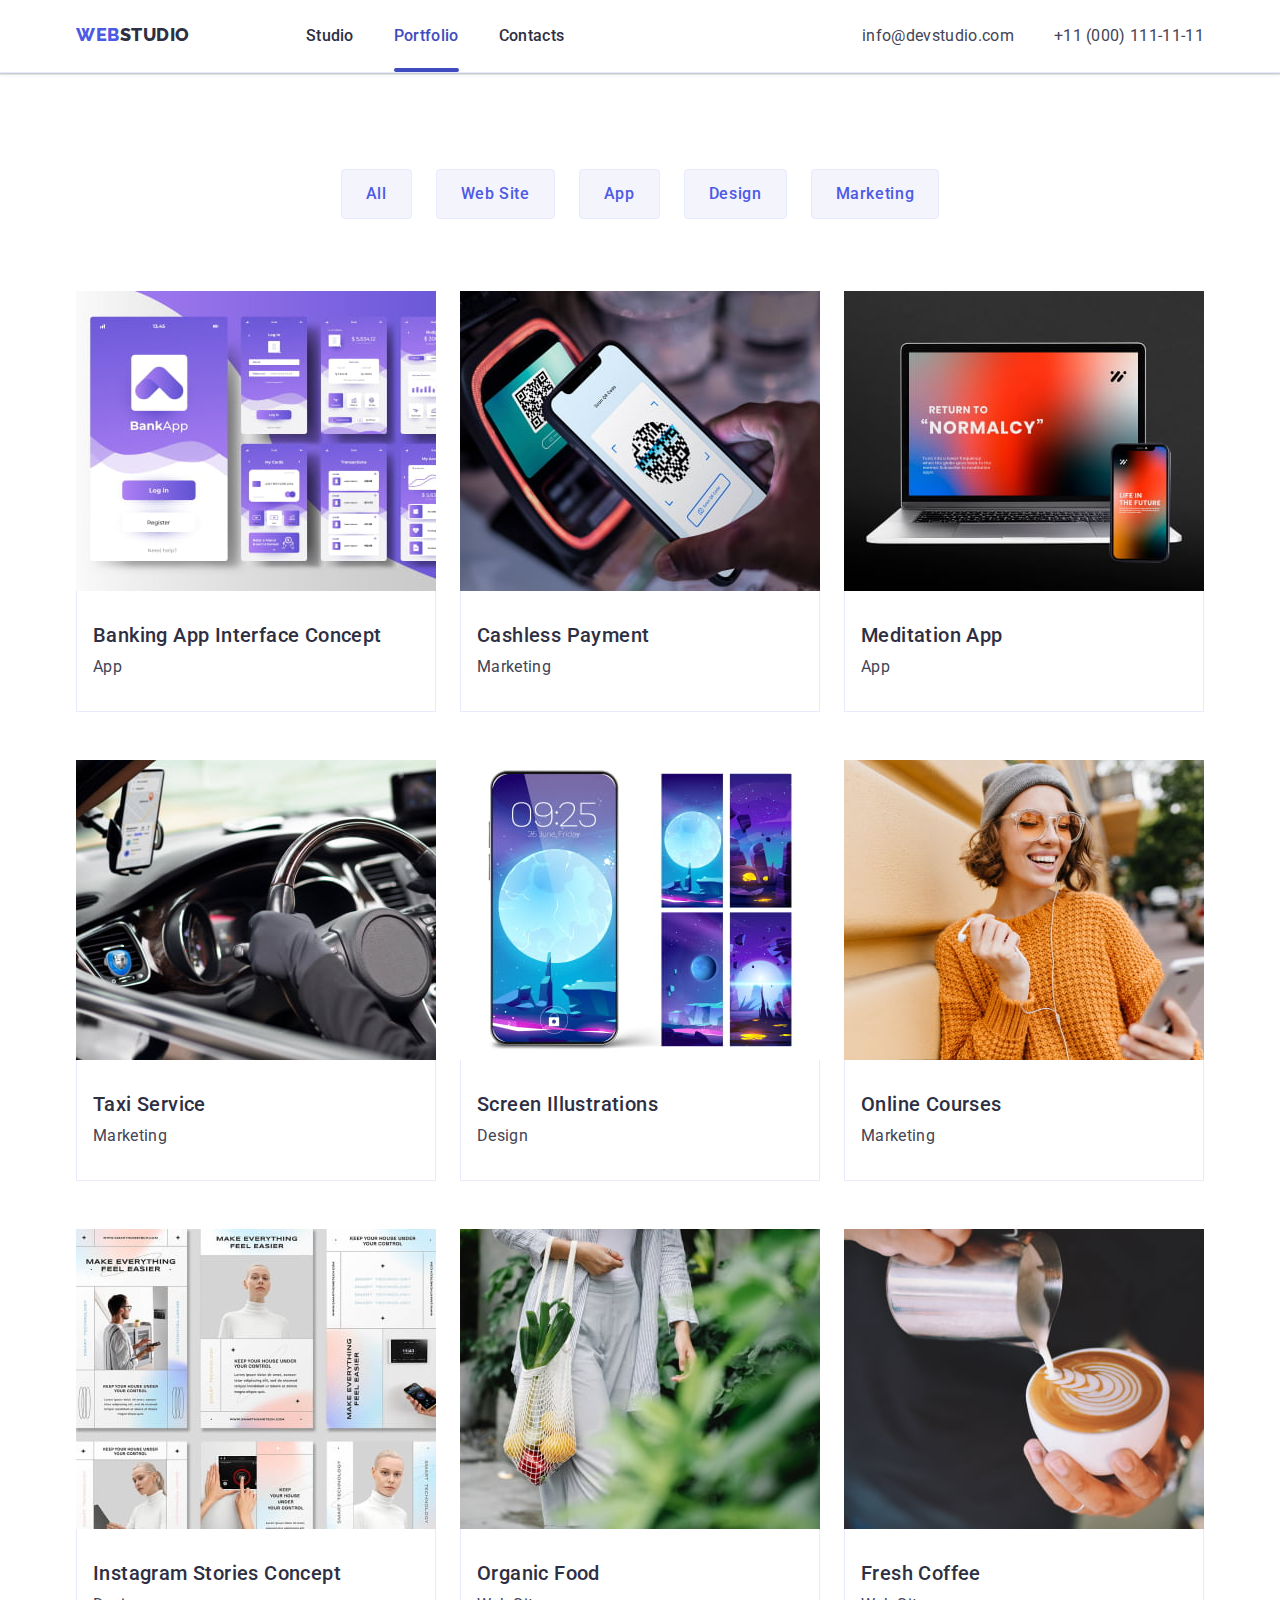
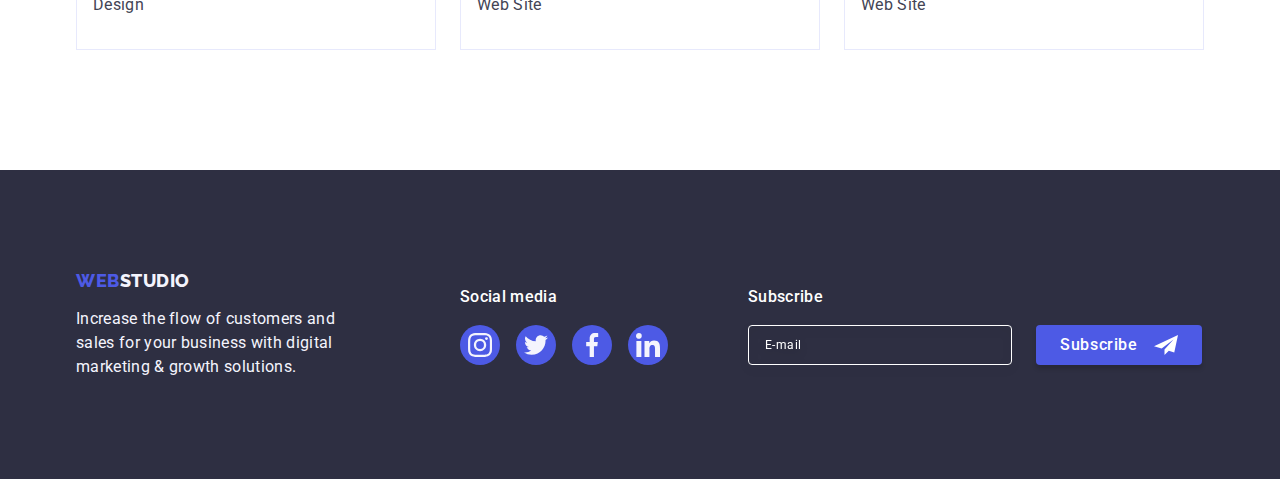
<file: portfolio.html>
<!DOCTYPE html>
<html lang="en">
  <head>
    <meta charset="UTF-8" />
    <meta http-equiv="X-UA-Compatible" content="IE=edge" />
    <meta name="viewport" content="width=device-width, initial-scale=1.0" />
    <title>Portfolio</title>
    <link rel="preconnect" href="https://fonts.googleapis.com" />
    <link rel="preconnect" href="https://fonts.gstatic.com" crossorigin />
    <link
      href="https://fonts.googleapis.com/css2?family=Raleway:wght@800&family=Roboto:wght@400;500;700;900&display=swap"
      rel="stylesheet" />
    <link
      rel="stylesheet"
      href="https://cdnjs.cloudflare.com/ajax/libs/modern-normalize/1.1.0/modern-normalize.min.css" />
    <link rel="stylesheet" href="./css/styles.css" />
  </head>

  <body>
    <!--Header-->
    <header class="header">
      <div class="container">
        <nav class="site-nav">
          <a class="link logo" href="./index.html">Web<span class="logo-dark">Studio</span></a>
          <ul class="site-nav list">
            <li class="item"><a href="./index.html" class="link">Studio</a></li>
            <li class="item">
              <a href="./portfolio.html" class="link current">Portfolio</a>
            </li>
            <li class="item"><a href="" class="link">Contacts</a></li>
          </ul>
        </nav>
        <address class="contact-nav">
          <ul class="contact-nav list">
            <li class="item">
              <a href="mailto:info@devstudio.com" class="link">info@devstudio.com</a>
            </li>
            <li class="item">
              <a href="tel:+110001111111" class="link">+11 (000) 111-11-11</a>
            </li>
          </ul>
        </address>
      </div>
    </header>

    <!--MAIN-->
    <main>
      <section class="section portfolio">
        <div class="container">
          <h1 class="visually-hidden">Our Work</h1>
          <!--Filters-->
          <ul class="list portfolio-filter">
            <li class="item">
              <button type="button" class="button">All</button>
            </li>
            <li class="item">
              <button type="button" class="button">Web Site</button>
            </li>
            <li class="item">
              <button type="button" class="button">App</button>
            </li>
            <li class="item">
              <button type="button" class="button">Design</button>
            </li>
            <li class="item">
              <button type="button" class="button">Marketing</button>
            </li>
          </ul>
          <!--Gallery-->
          <ul class="list portfolio-list card-set">
            <li class="card-set-item">
              <a href="" class="link">
                <div class="card-image-wrapper">
                  <img
                    src="./images/portfolio1.jpg"
                    width="360"
                    height="300"
                    alt="Screenshots of a banking application interface" />
                  <div class="overlay"></div>
                </div>
                <div class="card-content">
                  <h2 class="item-title">Banking App Interface Concept</h2>
                  <p class="paragraph-text">App</p>
                </div>
              </a>
            </li>
            <li class="card-set-item">
              <a href="" class="link">
                <div class="card-image-wrapper">
                  <img
                    src="./images/portfolio2.jpg"
                    width="360"
                    height="300"
                    alt="Scanning a QR code with a mobile phone" />
                  <div class="overlay"></div>
                </div>
                <div class="card-content">
                  <h2 class="item-title">Cashless Payment</h2>
                  <p class="paragraph-text">Marketing</p>
                </div>
              </a>
            </li>
            <li class="card-set-item">
              <a href="" class="link">
                <div class="card-image-wrapper">
                  <img
                    src="./images/portfolio3.jpg"
                    width="360"
                    height="300"
                    alt="Computer and phone screens with a meditation application intro" />
                  <div class="overlay"></div>
                </div>
                <div class="card-content">
                  <h2 class="item-title">Meditation App</h2>
                  <p class="paragraph-text">App</p>
                </div>
              </a>
            </li>
            <li class="card-set-item">
              <a href="" class="link">
                <div class="card-image-wrapper">
                  <img
                    src="./images/portfolio4.jpg"
                    width="360"
                    height="300"
                    alt="A phone screen showing the driver the way" />
                  <div class="overlay"></div>
                </div>
                <div class="card-content">
                  <h2 class="item-title">Taxi Service</h2>
                  <p class="paragraph-text">Marketing</p>
                </div>
              </a>
            </li>
            <li class="card-set-item">
              <a href="" class="link">
                <div class="card-image-wrapper">
                  <img src="./images/portfolio5.jpg" width="360" height="300" alt="Phone screens with space designs" />
                  <div class="overlay"></div>
                </div>
                <div class="card-content">
                  <h2 class="item-title">Screen Illustrations</h2>
                  <p class="paragraph-text">Design</p>
                </div>
              </a>
            </li>
            <li class="card-set-item">
              <a href="" class="link">
                <div class="card-image-wrapper">
                  <img
                    src="./images/portfolio6.jpg"
                    width="360"
                    height="300"
                    alt="A young woman wearing headphones and smiling happily while looking at her phone screen" />
                  <div class="overlay"></div>
                </div>
                <div class="card-content">
                  <h2 class="item-title">Online Courses</h2>
                  <p class="paragraph-text">Marketing</p>
                </div></a
              >
            </li>
            <li class="card-set-item">
              <a href="" class="link">
                <div class="card-image-wrapper">
                  <img
                    src="./images/portfolio7.jpg"
                    width="360"
                    height="300"
                    alt="A set of designs in a phone screen format" />
                  <div class="overlay"></div>
                </div>
                <div class="card-content">
                  <h2 class="item-title">Instagram Stories Concept</h2>
                  <p class="paragraph-text">Design</p>
                </div></a
              >
            </li>
            <li class="card-set-item">
              <a href="" class="link">
                <div class="card-image-wrapper">
                  <img
                    src="./images/portfolio8.jpg"
                    width="360"
                    height="300"
                    alt="A net bag with fresh vegetables carried by a woman" />
                  <div class="overlay"></div>
                </div>
                <div class="card-content">
                  <h2 class="item-title">Organic Food</h2>
                  <p class="paragraph-text">Web Site</p>
                </div>
              </a>
            </li>
            <li class="card-set-item">
              <a href="" class="link">
                <div class="card-image-wrapper">
                  <img
                    src="./images/portfolio9.jpg"
                    width="360"
                    height="300"
                    alt="Whipped cream being poured into a coffee cup to decorate the drink" />
                  <div class="overlay"></div>
                </div>
                <div class="card-content">
                  <h2 class="item-title">Fresh Coffee</h2>
                  <p class="paragraph-text">Web Site</p>
                </div></a
              >
            </li>
          </ul>
        </div>
      </section>
    </main>

    <!--Footer-->
    <footer class="footer">
      <div class="container footer-set">
        <div class="block-one">
          <a class="link logo" href="./index.html">Web<span class="logo-light">Studio</span></a>
          <p class="footer-text">
            Increase the flow of customers and sales for your business with digital marketing & growth solutions.
          </p>
        </div>
        <div class="block-two">
          <p class="footer-text-bold">Social media</p>
          <ul class="list socials">
            <li class="socials-item">
              <a class="socials-link link" href="" target="_blank" rel="noopener noreferrer" aria-label="instagram">
                <svg class="socials-icon" width="24" height="24">
                  <use href="./images/icons.svg#icon-social-instagram"></use>
                </svg>
              </a>
            </li>
            <li class="socials-item">
              <a class="socials-link link" href="" target="_blank" rel="noopener noreferrer" aria-label="twitter">
                <svg class="socials-icon" width="24" height="24">
                  <use href="./images/icons.svg#icon-social-twitter"></use>
                </svg>
              </a>
            </li>
            <li class="socials-item">
              <a class="socials-link link" href="" target="_blank" rel="noopener noreferrer" aria-label="facebook"
                ><svg class="socials-icon" width="24" height="24">
                  <use href="./images/icons.svg#icon-social-facebook"></use>
                </svg>
              </a>
            </li>
            <li class="socials-item">
              <a class="socials-link link" href="" target="_blank" rel="noopener noreferrer" aria-label="linked in"
                ><svg class="socials-icon" width="24" height="24">
                  <use href="./images/icons.svg#icon-social-linkedin"></use>
                </svg>
              </a>
            </li>
          </ul>
        </div>
        <div class="block-three">
          <p class="footer-text-bold">Subscribe</p>
          <form class="subscribe-form" name="subscribe-form" autocomplete="on">
            <label class="subscribe-form-label">
              <input class="subscribe-form-input" type="email" name="subscribe-form-email" placeholder="E-mail" />
            </label>
            <button class="button subscribe-button" type="submit">
              Subscribe
              <svg class="footer-button-icon" width="24" height="24">
                <use href="./images/icons.svg#icon-send"></use>
              </svg>
            </button>
          </form>
        </div>
      </div>
    </footer>
  </body>
</html>
</file>
<file: css/styles.css>
/* 
    кольори текста логотипа: #4D5AE5, #2E2F42, #F4F4FD
    колір текста навігації та заголовків: #2E2F42
    колір телефона та мейла: #434455
    колір текста на банері: #FFFFFF
    колір осн. текста (в секціях, картках портфоліо): #434455
    колір текста на кнопці: #FFFFFF
    колір фону верхньої секції та футера: #2E2F42
    колір фону нашої команди: #F4F4FD
    колір рамок: #E7E9FC
    колір кнопок портфоліо: #F4F4FD
    колір акценту кнопки фільтру портфоліо: #404BBF
    колір текста в футері: #F4F4FD
    */

:root {
  --dark-text-color: #2e2f42;
  --brand-color: #4d5ae5;
  --light-text-color: #f4f4fd;
  --subtle-text-color: #8e8f99;
  --primary-text-color: #434455;
  --white-text-color: #ffffff;
  --black-text-color: #000000;
  --primary-bg-color: #ffffff;
  --light-bg-color: #f4f4fd;
  --dark-bg-color: #2e2f42;
  --border-color: #e7e9fc;
  --accent-color: #404bbf;
  --success-color: #31d0aa;
  --navyblue-modal: rgba(46, 47, 66, 0.4);
  --dairy-modal: #fcfcfc;
  --indent: 48px 24px;
}

/* Box sizing (Те саме прописано в modern-normalize)
html {
  box-sizing: border-box;
}
*,
*::before,
*::after {
  box-sizing: inherit;
}
*/

/* 
==========================================
Reset 
==========================================
*/

h1,
h2,
h3,
h4,
h5,
h6,
p {
  margin: 0;
}

ul,
ol {
  padding: 0;
  margin: 0;
}

img {
  display: block;
  max-width: 100%;
  height: auto;
}

/* 
==========================================
Styles 
==========================================
*/

.visually-hidden {
  position: absolute;
  width: 1px;
  height: 1px;
  margin: -1px;
  border: 0;
  padding: 0;

  white-space: nowrap;
  clip-path: inset(100%);
  clip: rect(0 0 0 0);
  overflow: hidden;
}

/* 
==========================================
Base styles 
==========================================
*/

.section {
  padding-top: 96px;
  padding-bottom: 96px;
}

@media only screen and (min-width: 1158px) {
  .section {
    padding-top: 120px;
    padding-bottom: 120px;
  }
}

/* Base styles for small devices */
.container {
  min-width: 320px;
  max-width: 428px;
  margin-left: auto;
  margin-right: auto;
  padding-left: 16px;
  padding-right: 16px;
  /*outline: 2px solid red;
  outline-offset: -2px;*/
}
/* Tablet screen */
@media screen and (min-width: 768px) {
  .container {
    max-width: 768px;
    padding-left: 16px;
    padding-right: 16px;
  }
}
/* Desktop screen */
@media screen and (min-width: 1158px) {
  .container {
    max-width: 1158px;
    padding-left: 15px;
    padding-right: 15px;
  }
}

body {
  background-color: var(--primary-bg-color);
  color: var(--primary-text-color);
  font-family: Roboto, sans-serif;
  font-size: 16px;
  line-height: 1.5;
  letter-spacing: 0.02em;
}

.paragraph-text {
  color: var(--primary-text-color);
  font-size: 16px;
}

.logo {
  font-family: Raleway, sans-serif;
  font-weight: 800;
  font-size: 18px;
  line-height: 1.17;
  letter-spacing: 0.03em;
  text-transform: uppercase;
  color: var(--brand-color);
}

.logo-dark {
  color: var(--dark-text-color);
}

.logo-light {
  color: var(--light-text-color);
}

.list {
  list-style: none;
}

.link {
  text-decoration: none;
}

.button {
  display: inline-block;
  border: none;
  border-radius: 4px;
  cursor: pointer;
  font-family: inherit;
  font-weight: 500;
  font-size: 16px;
  line-height: 1.5;
  letter-spacing: 0.04em;
  transition-property: background-color;
  transition-duration: 250ms;
  transition-timing-function: cubic-bezier(0.4, 0, 0.2, 1);
}

.section-title {
  margin-top: 0;
  margin-bottom: 72px;
  color: var(--dark-text-color);
  font-size: 36px;
  line-height: 1.11;
  text-align: center;
  letter-spacing: 0.02em;
  text-transform: capitalize;
}

.item-title {
  margin-top: 0;
  margin-bottom: 8px;
  color: var(--dark-text-color);
  font-weight: 500;
  font-size: 20px;
  line-height: 1.2;
  letter-spacing: 0.02em;
  text-transform: capitalize;
}

/* ========== Card set ========== */

.card-set {
  display: flex;
  flex-wrap: wrap;
  gap: var(--indent);
}

.card-set-item {
  flex-basis: calc((100% - var(--indent) * (var(--items) - 1)) / var(--items));
}

/* ========== Header ========== */

.header {
  background: var(--primary-bg-color);
  border-bottom: 1px solid var(--border-color);
  box-shadow: 0px 2px 1px rgba(46, 47, 66, 0.08), 0px 1px 1px rgba(46, 47, 66, 0.16), 0px 1px 6px rgba(46, 47, 66, 0.08);
}

.header .container {
  display: flex;
  align-items: center;
}

.header .logo {
  margin-right: 76px;
}

@media only screen and (min-width: 768px) and (max-width: 1157.8px) {
  .header .logo {
    margin-right: 120px;
  }
}

.header .link {
  padding-top: 24px;
  padding-bottom: 24px;
}

/* ========== site-nav, contact-nav ========== */

.site-nav {
  display: flex;
  margin-right: auto;
  gap: 40px;
}
@media only screen and (max-width: 767.8px) {
  .site-nav {
    display: none;
  }
}

.contact-nav {
  display: flex;
  margin-left: auto;
  gap: 40px;
  font-style: normal;
}
@media only screen and (max-width: 767.8px) {
  .contact-nav {
    display: none;
  }
}
@media only screen and (min-width: 768px) and (max-width: 1157.8px) {
  .contact-nav {
    flex-direction: column;
    gap: 12px;
    font-size: 12px;
  }
}

/*
.site-nav.list {
  gap: 40px;
}
.contact-nav.list {
  gap: 40px;
}
*/

.site-nav.list .link {
  position: relative;
  display: block;
  color: var(--dark-text-color);
  font-weight: 500;
  transition-property: color;
  transition-duration: 250ms;
  transition-timing-function: cubic-bezier(0.4, 0, 0.2, 1);
}
.contact-nav.list .link {
  display: block;
  color: var(--primary-text-color);
  transition-property: color;
  transition-duration: 250ms;
  transition-timing-function: cubic-bezier(0.4, 0, 0.2, 1);
}
@media only screen and (min-width: 768px) and (max-width: 1157.8px) {
  .contact-nav.list .link {
    padding-top: 0;
    padding-bottom: 0;
  }
}

.site-nav .link:hover,
.site-nav .link:focus,
.contact-nav .link:hover,
.contact-nav .link:focus {
  color: var(--accent-color);
}

.site-nav .link.current {
  color: var(--accent-color);
}

.site-nav .link.current::after {
  content: "";
  position: absolute;
  bottom: 0;
  left: 0;
  display: block;
  width: 100%;
  height: 4px;
  background-color: var(--accent-color);
  border-radius: 2px;
}

.menu-toggle-icon {
  stroke: var(--dark-bg-color);
}

/*
.site-nav.list .item:not(:last-child),
.contact-nav.list .item:not(:last-child) {
  margin-right: 40px;
}
.site-nav.list .link,
.contact-nav.list .link {
  padding-top: 24px;
  padding-bottom: 24px;
}
*/

/* ========== Hero ========== */

/* Hero background */

.hero {
  max-width: 1440px;
  margin-left: auto;
  margin-right: auto;
  background-color: var(--dark-bg-color);
  background-image: linear-gradient(rgba(46, 47, 66, 0.7), rgba(46, 47, 66, 0.7)), url("../images/hero-mob.jpg");
  background-repeat: no-repeat;
  background-position: center;
  background-size: cover;
  text-align: center;
  padding: 112px 0;
}

@media (min-device-pixel-ratio: 2), (min-resolution: 192dpi), (min-resolution: 2dppx) {
  .hero {
    background-image: linear-gradient(rgba(46, 47, 66, 0.7), rgba(46, 47, 66, 0.7)), url("../images/hero-mob@2x.jpg");
  }
}

@media only screen and (min-width: 429px) {
  .hero {
    background-image: linear-gradient(rgba(46, 47, 66, 0.7), rgba(46, 47, 66, 0.7)), url("../images/hero-tablet.jpg");
  }
  @media (min-device-pixel-ratio: 2), (min-resolution: 192dpi), (min-resolution: 2dppx) {
    .hero {
      background-image: linear-gradient(rgba(46, 47, 66, 0.7), rgba(46, 47, 66, 0.7)),
        url("../images/hero-tablet@2x.jpg");
    }
  }
}

@media only screen and (min-width: 769px) {
  .hero {
    background-image: linear-gradient(rgba(46, 47, 66, 0.7), rgba(46, 47, 66, 0.7)), url("../images/hero.jpg");
  }
  @media (min-device-pixel-ratio: 2), (min-resolution: 192dpi), (min-resolution: 2dppx) {
    .hero {
      background-image: linear-gradient(rgba(46, 47, 66, 0.7), rgba(46, 47, 66, 0.7)), url("../images/hero@2x.jpg");
    }
  }
}

/* Hero title. Effective Solutions for Your Business */
.hero-title {
  max-width: 320px;
  margin-top: 0;
  margin-bottom: 72px;
  margin-left: auto;
  margin-right: auto;
  font-size: 36px;
  line-height: 1.11;
  letter-spacing: 0.02em;
  color: var(--white-text-color);
}
@media only screen and (min-width: 768px) {
  .hero-title {
    max-width: 496px;
    margin-bottom: 36px;
    font-size: 56px;
    line-height: 1.07;
  }
}
@media only screen and (min-width: 1158px) {
  .hero {
    padding: 188px 0;
  }
  .hero-title {
    margin-bottom: 48px;
  }
}

/* Hero button. Order Service */
.hero .button {
  display: block;
  margin: auto;
  padding: 16px 32px;
  background-color: var(--brand-color);
  color: var(--white-text-color);
  box-shadow: 0px 4px 4px rgba(0, 0, 0, 0.15);
}
.hero .button:hover,
.hero .button:focus,
.hero .button:active {
  background-color: var(--accent-color);
  color: var(--white-text-color);
}

/* ========== Sections ========== */

/* ========== Features ========== */

.feature-list {
  --items: 1;
  --indent: 72px;
  justify-content: center;
}
.feature-list .card-set-item {
  max-width: 396px;
}
.feature-list .item-title {
  font-size: 36px;
  font-weight: 700;
  line-height: 1.11;
  letter-spacing: 0.72px;
  text-align: center;
}
.feature-illustration {
  display: none;
}
.feature-list .paragraph-text {
  font-weight: 500;
}

@media only screen and (min-width: 768px) {
  .feature-list {
    --items: 2;
    --indent: 72px 24px;
    justify-content: center;
  }
  .feature-list .card-set-item {
    max-width: 356px;
  }
  .feature-list .item-title {
    text-align: left;
  }
}

@media only screen and (min-width: 1158px) {
  .feature-list {
    --items: 4;
    --indent: 24px;
    flex-wrap: nowrap;
  }
  .feature-list .card-set-item {
    max-width: 264px;
  }
  .feature-list .item-title {
    font-size: 20px;
    font-weight: 500;
    line-height: 1.2;
    letter-spacing: 0.4px;
  }
  .feature-list .paragraph-text {
    font-weight: 400;
  }
  .feature-illustration {
    display: flex;
    justify-content: center;
    align-items: center;
    height: 112px;
    margin-bottom: 8px;
    border-radius: 4px;
    background-color: var(--light-bg-color);
  }
}

/* Repeta class
.feature-list .card-set-item::before {
  display: block;
  content: ‘’;
  height: 112px;
  background-size: contain;
  background-repeat: no-repeat;
  background-position: center;
  background-color: --light-bg-color;
}
.feature-list {
  display: flex;
  justify-content: center;
}
.feature-list .item {
  width: 264px;
}
.feature-list .item:not(:last-child) {
  margin-right: 24px;
}
*/

/* Work */

.section.work {
  padding-top: 0;
}
@media only screen and (max-width: 1157.8px) {
  .section.work {
    display: none;
  }
}
.work-list {
  --items: 3;
  --indent: 24px;
  flex-wrap: nowrap;
}

/*
.work-list {
  display: flex;
  justify-content: center;
}
.work-list .item:not(:last-child) {
  margin-right: 24px;
}
*/

/* Team */

.team {
  background-color: var(--light-bg-color);
}

@media only screen and (max-width: 767.8px) {
  .team-list {
    --items: 1;
    --indent: 72px;
    justify-content: center;
  }
}
@media only screen and (min-width: 768px) and (max-width: 1157.8px) {
  .team-list {
    --items: 2;
    --indent: 64px 24px;
    justify-content: center;
  }
}
@media only screen and (min-width: 1158px) {
  .team-list {
    --items: 4;
    --indent: 24px;
    flex-wrap: nowrap;
  }
}

.team-list .card-set-item {
  max-width: 264px;
  border-radius: 0px 0px 4px 4px;
  background-color: var(--primary-bg-color);
  box-shadow: 0px 1px 6px rgba(46, 47, 66, 0.08), 0px 1px 1px rgba(46, 47, 66, 0.16), 0px 2px 1px rgba(46, 47, 66, 0.08);
  text-align: center;
}

/*
.team-list {
  display: flex;
  justify-content: center;
}
.team-list .item:not(:last-child) {
  margin-right: 24px;
}
*/

.card-content {
  padding: 32px 0;
}

.team-list .title {
  color: var(--title-text-color);
}

.team-list .paragraph-text {
  margin-bottom: 8px;
}

.team .socials {
  display: flex;
  justify-content: center;
  align-items: center;
  gap: 24px;
}

.team .socials-link {
  display: flex;
  justify-content: center;
  align-items: center;
  width: 40px;
  height: 40px;
  background-color: var(--brand-color);
  border-radius: 50%;
  transition-property: background-color;
  transition-duration: 250ms;
  transition-timing-function: cubic-bezier(0.4, 0, 0.2, 1);
}

.team .socials-link:hover,
.team .socials-link:focus {
  background-color: var(--accent-color);
}

.socials-icon {
  fill: #f4f4fd;
}

/* Customers */

@media only screen and (max-width: 767.8px) {
  .customers-list {
    --items: 2;
    --indent: 72px 16px;
    justify-content: center;
  }
}

@media only screen and (min-width: 768px) and (max-width: 1157.8px) {
  .customers .container {
    width: 584px;
  }
  .customers-list {
    --items: 3;
    --indent: 72px 24px;
    justify-content: center;
  }
}

@media only screen and (min-width: 1158px) {
  .customers-list {
    --items: 6;
    --indent: 24px;
    flex-wrap: nowrap;
  }
}

.customers-list .card-set-item {
  box-sizing: border-box;
  height: 88px;
}

@media only screen and (max-width: 767.8px) {
  .customers-list .card-set-item {
    max-width: 190px;
  }
}
@media only screen and (min-width: 768px) {
  .customers-list .card-set-item {
    max-width: 168px;
  }
}

.customers-link {
  display: flex;
  justify-content: center;
  align-items: center;
  width: 100%;
  height: 100%;
  background-color: var(--primary-bg-color);
  border: 1px solid var(--subtle-text-color);
  border-radius: 4px;
  color: var(--subtle-text-color);
  transition-property: color, border-color;
  transition-duration: 250ms;
  transition-timing-function: cubic-bezier(0.4, 0, 0.2, 1);
}

.customers-link:hover,
.customers-link:focus {
  border-color: var(--accent-color);
  color: var(--accent-color);
}

.customers-icon {
  fill: currentColor;
  width: 100%;
  height: 100%;
}

/*.customers-list .card-set-item {
  width: 168px;
  height: 88px;
  border: 1px solid var(--subtle-text-color);
  border-radius: 4px;
  background-color: var(--primary-bg-color);
  text-align: center;
}
*/

/* ========== Portfolio ========== */

.section.portfolio {
  padding-top: 96px;
}

.portfolio-filter {
  display: flex;
  justify-content: center;
  margin-bottom: 72px;
}

.portfolio-filter .item:not(:last-child) {
  margin-right: 24px;
}

.portfolio .button {
  padding: 12px 24px;
  background-color: var(--light-bg-color);
  border: 1px solid var(--border-color);
  color: var(--brand-color);
}

.portfolio .button:hover,
.portfolio .button:focus,
.portfolio .button:active {
  background-color: var(--accent-color);
  color: var(--white-text-color);
  border: 1px solid transparent;
  box-shadow: 0px 3px 1px rgba(0, 0, 0, 0.1), 0px 2px 1px rgba(0, 0, 0, 0.08), 0px 2px 2px rgba(0, 0, 0, 0.12);
}

.portfolio-list {
  --items: 3;
}

.portfolio-list .link {
  display: block;
  transition-property: box-shadow;
  transition-duration: 250ms;
  transition-timing-function: cubic-bezier(0.4, 0, 0.2, 1);
}

.portfolio-list .link:hover,
.portfolio-list .link:focus {
  box-shadow: 0px 1px 6px rgba(46, 47, 66, 0.08), 0px 1px 1px rgba(46, 47, 66, 0.16), 0px 2px 1px rgba(46, 47, 66, 0.08);
}

.card-image-wrapper {
  position: relative;
  overflow: hidden;
}

.card-image-wrapper:hover .overlay,
.card-image-wrapper:focus .overlay {
  transform: translateY(0);
}

.overlay {
  position: absolute;
  top: 0;
  left: 0;
  width: 100%;
  height: 100%;
  background-color: var(--brand-color);
  transform: translateY(100%);
  transition-property: transform;
  transition-duration: 250ms;
  transition-timing-function: cubic-bezier(0.4, 0, 0.2, 1);
}

.portfolio-list .card-content {
  padding: 32px 16px;
  border-right: 1px solid var(--border-color);
  border-bottom: 1px solid var(--border-color);
  border-left: 1px solid var(--border-color);
}

/*
.portfolio-list {
  display: flex;
  flex-wrap: wrap;
  justify-content: center;
}
.portfolio-list .item {
  margin-right: 24px;
  margin-bottom: 48px;
}
.portfolio-list .item:nth-child(3n) {
  margin-right: 0;
}
.portfolio-list .item:nth-last-child(-n + 3) {
  margin-bottom: 0;
}
*/

.portfolio-list .title {
  color: var(--title-text-color);
}

/* ========== Footer ========== */

.footer {
  padding-top: 96px;
  padding-bottom: 96px;
  background-color: var(--dark-bg-color);
  text-align: center;
}
.footer-set {
  display: flex;
  flex-direction: column;
  gap: 72px;
  align-items: center;
}
.block-one {
  width: 268px;
}
.footer .logo {
  display: inline-block;
  margin-bottom: 16px;
}
.footer-text {
  color: var(--light-text-color);
  text-align: left;
}
.footer-text-bold {
  font-size: 16px;
  font-weight: 500;
  line-height: 1.5;
  letter-spacing: 0.02em;
  color: var(--white-text-color);
  margin-bottom: 16px;
}
/* = Footer socials = */
.footer .socials {
  display: flex;
  align-items: center;
  gap: 16px;
}
.footer .socials-link {
  display: flex;
  justify-content: center;
  align-items: center;
  width: 40px;
  height: 40px;
  background-color: var(--brand-color);
  border-radius: 50%;
  transition-property: background-color;
  transition-duration: 250ms;
  transition-timing-function: cubic-bezier(0.4, 0, 0.2, 1);
}
.footer .socials-link:hover,
.footer .socials-link:focus {
  background-color: var(--success-color);
}
/* = Footer subscribe form = */
.subscribe-form {
  display: flex;
  flex-wrap: wrap;
  align-items: center;
  justify-content: center;
  gap: 16px;
}
.subscribe-form-label {
  width: 100%;
}
.subscribe-form-input {
  width: 100%;
  height: 40px;
  padding: 8px 16px;
  flex-shrink: 0;
  border-radius: 4px;
  border: 1px solid #fff;
  filter: drop-shadow(0px 4px 4px rgba(0, 0, 0, 0.15));
  background-color: transparent;
  outline: transparent;
  color: var(--white-text-color);
  font-size: 12px;
  line-height: 1.5;
  letter-spacing: 0.48px;
  transition: border-color 250ms cubic-bezier(0.4, 0, 0.2, 1);
}
.subscribe-form-input:focus {
  border-color: var(--brand-color);
}
.subscribe-form-input::placeholder {
  color: currentColor;
}
.subscribe-form .button {
  display: flex;
  align-items: center;
  justify-content: center;
  min-width: 165px;
  padding: 8px 24px;
  background-color: var(--brand-color);
  color: var(--white-text-color);
  box-shadow: 0px 4px 4px rgba(0, 0, 0, 0.15);
}
.subscribe-form .button:hover,
.subscribe-form .button:focus,
.subscribe-form .button:active {
  background-color: var(--accent-color);
  color: var(--white-text-color);
}
.footer-button-icon {
  margin-left: 16px;
}

@media only screen and (min-width: 768px) {
  .footer {
    text-align: left;
  }
  .footer-set {
    display: flex;
    flex-direction: row;
    flex-wrap: wrap;
    gap: 72px 24px;
  }
  .block-one {
    max-width: 264px;
  }
  .subscribe-form {
    display: flex;
    flex-wrap: nowrap;
    align-items: center;
    gap: 24px;
  }
  .subscribe-form-label {
    width: 264px;
  }
}

@media only screen and (min-width: 768px) and (max-width: 1157.8px) {
  .footer .container {
    width: 584px;
  }
}

@media only screen and (min-width: 1158px) {
  .footer {
    padding-top: 100px;
    padding-bottom: 100px;
  }
  .footer-set {
    display: flex;
    flex-direction: row;
    flex-wrap: nowrap;
    /*align-items: baseline;*/
    gap: 0;
  }
  .block-one {
    margin-right: 120px;
  }
  .block-two {
    max-width: 208px;
    margin-right: 80px;
  }
}

/* ========== Modal styles ========== */

.backdrop {
  position: fixed;
  top: 0;
  left: 0;
  width: 100%;
  height: 100%;
  background-color: var(--navyblue-modal);
  transition: opacity 250ms cubic-bezier(0.4, 0, 0.2, 1), visibility 250ms cubic-bezier(0.4, 0, 0.2, 1);
  overflow: scroll;
}

.backdrop.is-hidden {
  opacity: 0;
  visibility: hidden;
  pointer-events: none;
}

.modal {
  position: absolute;
  top: 50%;
  left: 50%;
  transform: translateX(-50%) translateY(-50%);
  width: 408px;
  height: 584px;
  padding: 72px 24px 24px 24px;
  flex-shrink: 0;
  border-radius: 4px;
  background: var(--dairy-modal);
  box-shadow: 0px 2px 1px 0px rgba(0, 0, 0, 0.2), 0px 1px 3px 0px rgba(0, 0, 0, 0.12),
    0px 1px 1px 0px rgba(0, 0, 0, 0.14);
  transition: opacity 250ms cubic-bezier(0.4, 0, 0.2, 1) 250ms, transform 250ms cubic-bezier(0.4, 0, 0.2, 1) 250ms;
}
@media only screen and (max-width: 427.8px) {
  .modal {
    max-width: 95%;
  }
}
@media only screen and (max-width: 767.8px) {
  .modal {
    top: 20px;
    transform: translateX(-50%);
  }
}

.backdrop.is-hidden .modal {
  opacity: 0;
  transform: translateX(-50%) translateY(-70%);
}

.modal-button {
  position: absolute;
  top: 24px;
  right: 24px;
  min-height: 24px;
  min-width: 24px;
  display: flex;
  align-items: center;
  justify-content: center;
  flex-shrink: 0;
  margin: 0;
  padding: 0;
  fill: var(--dark-text-color);
  background-color: var(--border-color);
  border: 1px solid rgba(0, 0, 0, 0.1);
  border-radius: 50%;
  outline: none;
  cursor: pointer;
  transition: fill 250ms cubic-bezier(0.4, 0, 0.2, 1), background-color 250ms cubic-bezier(0.4, 0, 0.2, 1),
    border 250ms cubic-bezier(0.4, 0, 0.2, 1);
}

.modal-button:hover,
.modal-button:focus,
.modal-button:active {
  fill: var(--primary-bg-color);
  background-color: var(--accent-color);
  border: 1px solid var(--accent-color);
}

.modal-icon {
}

.modal-caption {
  display: block;
  margin-bottom: 16px;
  width: 360px;
  color: var(--dark-text-color);
  text-align: center;
  font-weight: 500;
  letter-spacing: 0.32px;
}
@media only screen and (max-width: 427.8px) {
  .modal-caption {
    font-size: 12px;
    font-weight: 400;
    text-align: left;
  }
}

.modal-form-field {
  position: relative;
  /*display: block;*/
  margin-bottom: 8px;
}

.modal-form-label {
  display: block;
  margin-bottom: 4px;
  color: var(--subtle-text-color);
  font-size: 12px;
  line-height: 1.17;
  letter-spacing: 0.04em;
}

.modal-form-input-container {
  position: relative;
}

.modal-form-input {
  width: 100%;
  height: 40px;
  /*padding: 11px 38px;*/
  padding-left: 38px;
  font-size: 18px;
  background-color: transparent;
  outline: transparent;
  border-radius: 4px;
  border: 1px solid var(--navyblue-modal);
  transition: border-color 250ms cubic-bezier(0.4, 0, 0.2, 1);
}

.modal-form-input:focus {
  border-color: var(--brand-color);
}

.modal-form-icon {
  position: absolute;
  left: 16px;
  top: 50%;
  transform: translateY(-50%);
  fill: var(--dark-text-color);
  transition: fill 250ms cubic-bezier(0.4, 0, 0.2, 1);
}

.modal-form-input:focus + .modal-form-icon {
  fill: var(--brand-color);
}

.modal-form-field-comment {
  margin-bottom: 16px;
}

.modal-form-comment {
  width: 100%;
  height: 120px;
  padding: 8px 16px;
  background-color: transparent;
  font-size: 12px;
  line-height: 1.17;
  letter-spacing: 0.04em;
  color: rgba(46, 47, 66, 0.4);
  resize: none;
  outline: transparent;
  border-radius: 4px;
  border: 1px solid var(--navyblue-modal);
  transition: border-color 250ms cubic-bezier(0.4, 0, 0.2, 1);
}

.modal-form-comment:focus {
  border-color: var(--brand-color);
}

.modal-form-comment::placeholder {
  color: var(--navyblue-modal);
  font-size: 12px;
  line-height: 1.17;
  letter-spacing: 0.48px;
}

.modal-form-agreement {
  display: flex;
  align-items: center;
  gap: 12px;
  margin-bottom: 24px;
}

.modal-form-custom-checkbox {
  display: inline-flex;
  align-items: center;
  justify-content: center;
  width: 16px;
  height: 16px;
  margin-right: 8px;
  border-radius: 2px;
  border: 1px solid var(--navyblue-modal);
  fill: transparent;
  transition: background-color 250ms cubic-bezier(0.4, 0, 0.2, 1), border 250ms cubic-bezier(0.4, 0, 0.2, 1),
    fill 250ms cubic-bezier(0.4, 0, 0.2, 1);
}

.modal-form-checkbox:checked + .modal-form-agreement-desc > .modal-form-custom-checkbox {
  border: none;
  background-color: var(--accent-color);
  fill: var(--light-bg-color);
}

/*
.modal-form-checkbox-icon {
  opacity: 0;
  transition: opacity 250ms cubic-bezier(0.4, 0, 0.2, 1);
}

.modal-form-checkbox:checked + .modal-form-custom-checkbox > .modal-form-checkbox-icon {
  opacity: 1;
}
*/

.modal-form-agreement-desc {
  color: var(--subtle-text-color);
  font-size: 12px;
  line-height: 1.17;
  letter-spacing: 0.04em;
  user-select: none;
}
.modal-form-agreement-link {
  color: var(--brand-color);
  text-decoration-line: underline;
}

.modal-form .button {
  display: block;
  margin: auto;
  min-width: 169px;
  padding: 16px 32px;
  background-color: var(--brand-color);
  color: var(--white-text-color);
  box-shadow: 0px 4px 4px rgba(0, 0, 0, 0.15);
}
.modal-form .button:hover,
.modal-form .button:focus,
.modal-form .button:active {
  background-color: var(--accent-color);
  color: var(--white-text-color);
}

/* ========== Mobile menu styles ========== */

.menu-toggle {
  min-height: 22px;
  min-width: 32px;
  display: flex;
  align-items: center;
  justify-content: center;

  margin: 0 0 0 auto;
  padding: 0;
  background-color: transparent;
  cursor: pointer;
  border: none;
  outline: none;
}

@media (min-width: 768px) {
  .menu-toggle {
    display: none;
  }
}

.menu-toggle:hover,
.menu-toggle:focus {
  background-color: rgba(0, 0, 0, 0.1);
}

.menu-container {
  display: flex;
  flex-direction: column;
  position: fixed;
  top: 0;
  left: 0;
  width: 100vw;
  height: 100vh;
  padding-top: 80px;
  padding-right: auto;
  padding-bottom: 40px;
  padding-left: 40px;
  background-color: var(--primary-bg-color);
  z-index: 999;
  transform: translateX(100%);
  transition: transform 250ms ease-in-out;
  overflow: scroll;
}

.menu-container.is-open {
  transform: translateX(0);
}

.menu-container .menu-toggle {
  position: absolute;
  top: 24px;
  right: 24px;
  color: var(--dark-text-color);
  min-height: 24px;
  min-width: 24px;
  display: flex;
  align-items: center;
  justify-content: center;
  flex-shrink: 0;
  margin: 0;
  padding: 0;
  background-color: transparent;
  border: 1px solid rgba(0, 0, 0, 0.1);
  border-radius: 50%;
  outline: none;
  cursor: pointer;
}

.mobile-menu {
  width: fit-content;
  padding: 0;
  margin-bottom: auto;
}

.mobile-menu-item {
  margin-bottom: 40px;
}

.mobile-menu .link {
  display: block;
  text-decoration: none;
  color: var(--dark-text-color);
  font-size: 36px;
  font-style: normal;
  font-weight: 700;
  line-height: 1.11;
  letter-spacing: 0.72px;
  text-transform: capitalize;
  transition: color 250ms cubic-bezier(0.4, 0, 0.2, 1);
}

.mobile-menu .link.current,
.mobile-menu .link:active {
  color: var(--accent-color);
}

.menu-container .mobile-contacts {
  display: flex;
  flex-direction: column;
  align-items: flex-start;
  gap: 40px;
  margin-bottom: 48px;
}

.menu-container .mobile-contacts .phone .link {
  color: var(--brand-color);
  font-size: 36px;
  font-style: normal;
  font-weight: 700;
  line-height: 1.11;
  letter-spacing: 0.72px;
}

.menu-container .mobile-contacts .email .link {
  color: var(--primary-text-color);
  font-size: 20px;
  font-style: normal;
  font-weight: 500;
  line-height: 1.2;
  letter-spacing: 0.4px;
}

.menu-container .socials {
  max-width: 100%;
  display: flex;
  gap: 56px;
  /*calc((100% - 4 * 40px - 40px) / 3);*/
}

.menu-container .socials-link {
  display: flex;
  justify-content: center;
  align-items: center;
  width: 40px;
  height: 40px;
  background-color: var(--brand-color);
  border-radius: 50%;
  transition-property: background-color;
  transition-duration: 250ms;
  transition-timing-function: cubic-bezier(0.4, 0, 0.2, 1);
}
.footer .socials-link:hover,
.footer .socials-link:focus {
  background-color: var(--accent-color);
}

@media only screen and (max-width: 427.8px) {
  .menu-container .mobile-contacts .phone .link {
    font-size: 24px;
  }
  .menu-container .socials {
    gap: 24px;
  }
}
</file>
